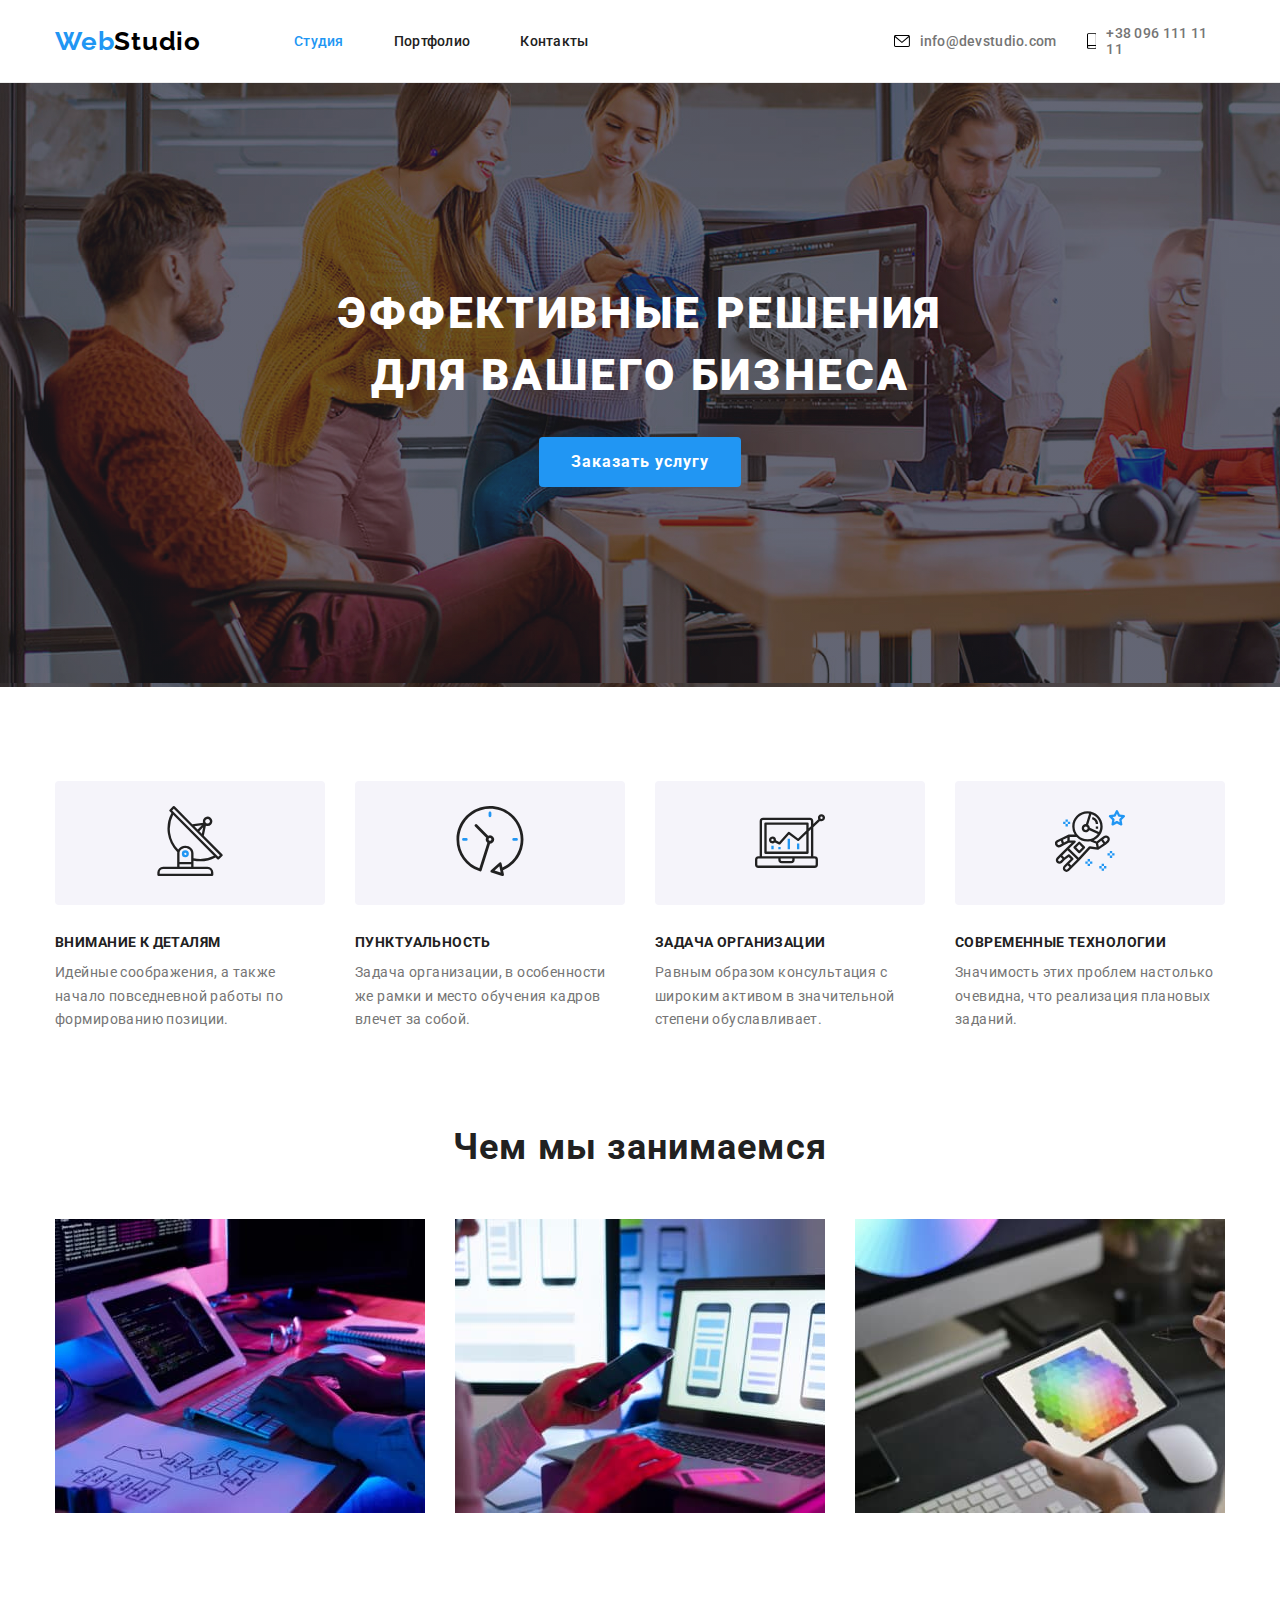
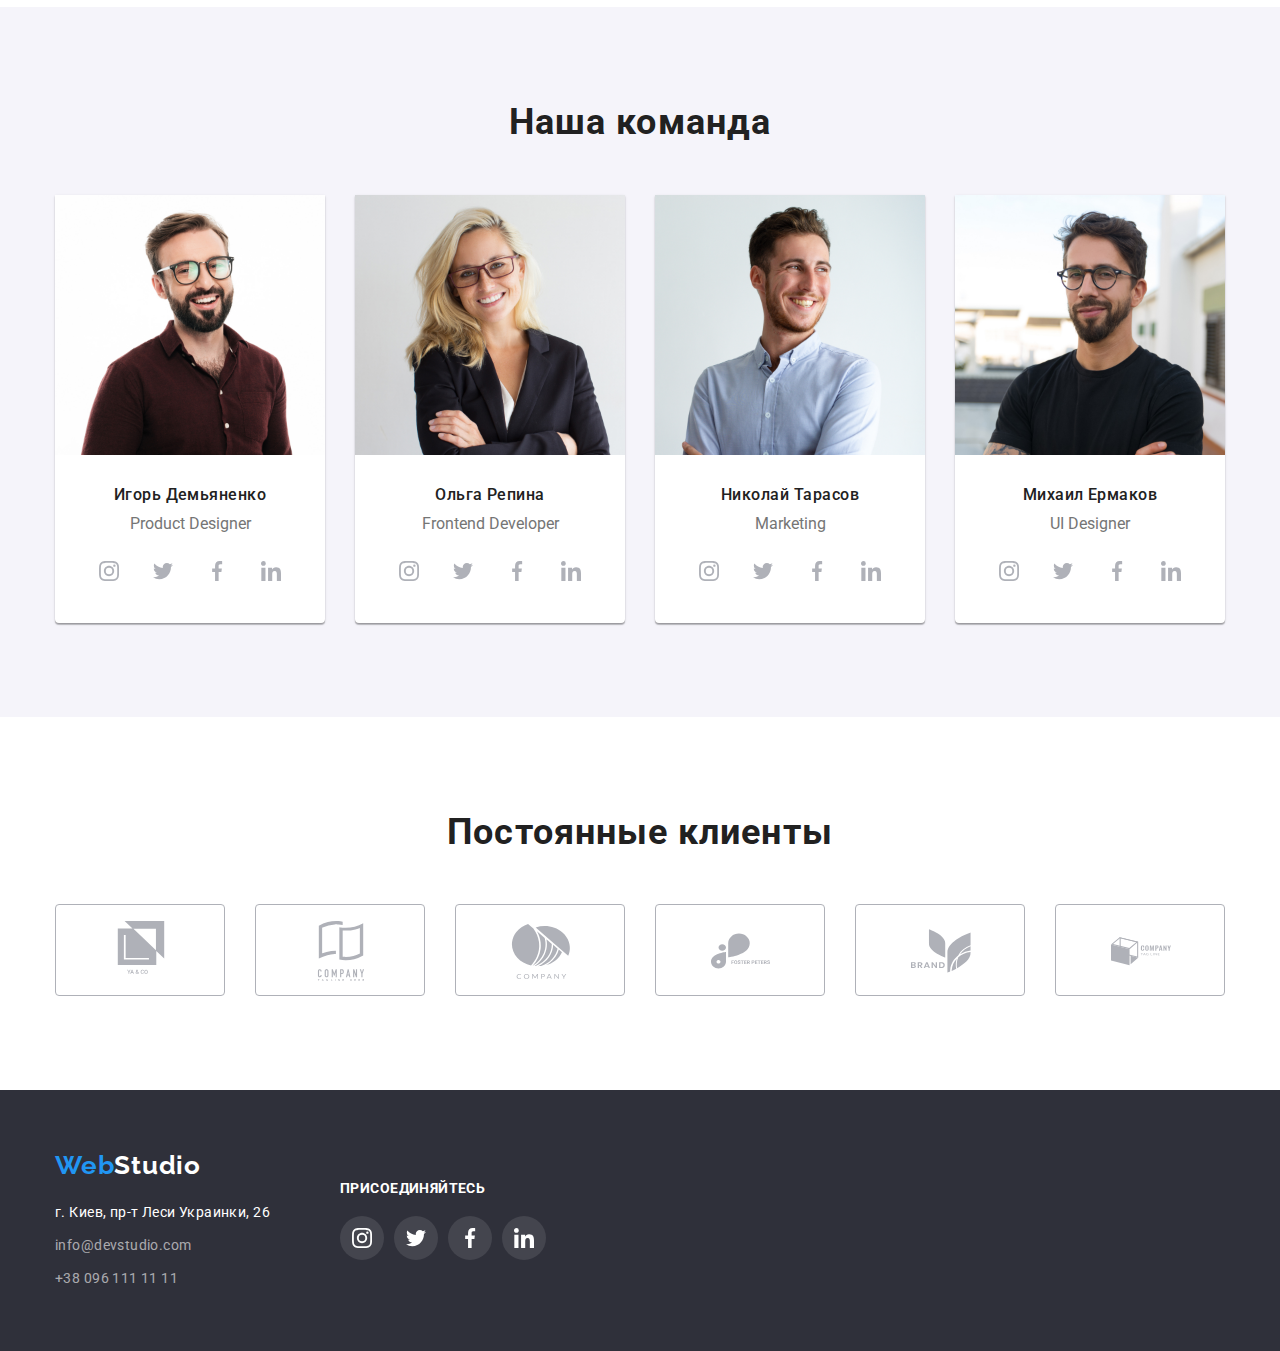
<file: index.html>
<!DOCTYPE html>
<html lang="ru">

<head>
	<meta charset="UTF-8" />
	<meta http-equiv="X-UA-Compatible" content="IE=edge" />
	<meta name="viewport" content="width=device-width, initial-scale=1.0" />
	<title>Студия</title>
	<link href="https://fonts.googleapis.com/css2?family=Raleway:wght@700&family=Roboto:wght@400;500;700;900&display=swap"
		rel="stylesheet" />
	<link rel="stylesheet"
		href="https://cdnjs.cloudflare.com/ajax/libs/modern-normalize/1.0.0/modern-normalize.min.css" />
	<link rel="stylesheet" href="./css/styles.css" />
</head>

<body>
	<!-- Header -->
	<header class="header">
		<div class="container header-flex">
			<a href="" class="logo"><span class="logo-accent">Web</span>Studio</a>
			<ul class="nav list">
				<li class="nav-item">
					<a href="" class="nav-link current">Студия</a>
				</li>
				<li class="nav-item">
					<a href="./portfolio.html" class="nav-link">Портфолио</a>
				</li>
				<li class="nav-item"><a href="" class="nav-link">Контакты</a></li>
			</ul>
			<ul class="contacts list">
				<li class="contacts-item">
					<a href="mailto:info@devstudio.com" class="contacts-link mail">
						<svg class="icon" width="16" height="12">
							<use href="./images/symbol-defs.svg#icon-header-mail"></use>
						</svg>
						info@devstudio.com
					</a>
				</li>
				<li class="contacts-item">
					<a href="tel:+380961111111" class="contacts-link phone">
						<svg class="icon" width="10" height="16">
							<use href="./images/symbol-defs.svg#icon-header-smartphone"></use>
						</svg>
						+38 096 111 11 11
					</a>
				</li>
			</ul>
		</div>
	</header>
	<main>
		<!-- Section hero -->
		<section class="hero">
			<div class="container">
				<h1 class="hero-title">Эффективные решения для вашего бизнеса</h1>
				<button type="button" class="button primary">
					Заказать услугу
				</button>
			</div>
		</section>

		<!-- Наши преимущества -->
		<!-- section features -->
		<section class="section features">
			<div class="container">
				<h2 hidden class="section-title">Наши преимущества</h2>
				<ul class="features-list list">
					<li class="item antenna">
						<div class="icon-box">
							<svg class="img" width="70" height="70">
								<use href="./images/symbol-defs.svg#icon-team-antenna"></use>
							</svg>
						</div>
						<h3 class="title">Внимание к деталям</h3>
						<p class="text">
							Идейные соображения, а также начало повседневной работы по
							формированию позиции.
						</p>
					</li>
					<li class="item clock">
						<div class="icon-box">
							<svg class="img" width="70" height="70">
								<use href="./images/symbol-defs.svg#icon-team-clock"></use>
							</svg>
						</div>
						<h3 class="title">Пунктуальность</h3>
						<p class="text">
							Задача организации, в особенности же рамки и место обучения
							кадров влечет за собой.
						</p>
					</li>
					<li class="item diagram">
						<div class="icon-box">
							<svg class="img" width="70" height="70">
								<use href="./images/symbol-defs.svg#icon-team-diagram"></use>
							</svg>
						</div>
						<h3 class="title">Задача организации</h3>
						<p class="text">
							Равным образом консультация с широким активом в значительной
							степени обуславливает.
						</p>
					</li>
					<li class="item astronaut">
						<div class="icon-box">
							<svg class="img" width="70" height="70">
								<use href="./images/symbol-defs.svg#icon-team-astronaut"></use>
							</svg>
						</div>
						<h3 class="title">Современные технологии</h3>
						<p class="text">
							Значимость этих проблем настолько очевидна, что реализация
							плановых заданий.
						</p>
					</li>
				</ul>
			</div>
		</section>

		<!-- Чем мы занимаемся -->
		<!-- section activities -->
		<section class="section activities">
			<div class="container">
				<h2 class="section-title">Чем мы занимаемся</h2>
				<ul class="activities-list list">
					<li class="item">
						<img class="img" src="./images/activity-1.jpg" alt="Фото разработка сайта" width="370" />
					</li>
					<li class="item">
						<img class="img" src="./images/activity-2.jpg" alt="Фото мобильная адаптация сайта" width="370" />
					</li>
					<li class="item">
						<img class="img" src="./images/activity-3.jpg" alt="Фото разработка дизайна сайта" width="370" />
					</li>
				</ul>
			</div>
		</section>

		<!-- Наша команда -->
		<!-- section team -->
		<section class="section team">
			<div class="container">
				<h2 class="section-title">Наша команда</h2>
				<ul class="team-list list">
					<li class="item">
						<img class="img" src="./images/officer-1.jpg" alt="Фото Игорь Демьяненко" width="270" />
						<div class="text-box">
							<h3 class="title">Игорь Демьяненко</h3>
							<p lang="en" class="text">Product Designer</p>
						</div>
						<ul class="icons-list list">
							<li class="item">
								<a class="link" href="">
									<svg width="20" height="20" class="img">
										<use href="./images/symbol-defs.svg#icon-footer-instagram"></use>
									</svg>
								</a>
							</li>
							<li class="item">
								<a class="link" href="">
									<svg width="20" height="20" class="img">
										<use href="./images/symbol-defs.svg#icon-footer-twitter"></use>
									</svg>
								</a>
							</li>
							<li class="item">
								<a class="link" href="">
									<svg width="20" height="20" class="img">
										<use href="./images/symbol-defs.svg#icon-footer-facebook"></use>
									</svg>
								</a>
							</li>
							<li class="item">
								<a class="link" href="">
									<svg width="20" height="20" class="img">
										<use href="./images/symbol-defs.svg#icon-footer-linkedin"></use>
									</svg>
								</a>
							</li>
						</ul>
					</li>
					<li class="item">
						<img class="img" src="./images/officer-2.jpg" alt="Фото Ольга Репина" width="270" />
						<div class="text-box">
							<h3 class="title">Ольга Репина</h3>
							<p lang="en" class="text">Frontend Developer</p>
						</div>
						<ul class="icons-list list">
							<li class="item">
								<a class="link" href="">
									<svg width="20" height="20" class="img">
										<use href="./images/symbol-defs.svg#icon-footer-instagram"></use>
									</svg>
								</a>
							</li>
							<li class="item">
								<a class="link" href="">
									<svg width="20" height="20" class="img">
										<use href="./images/symbol-defs.svg#icon-footer-twitter"></use>
									</svg>
								</a>
							</li>
							<li class="item">
								<a class="link" href="">
									<svg width="20" height="20" class="img">
										<use href="./images/symbol-defs.svg#icon-footer-facebook"></use>
									</svg>
								</a>
							</li>
							<li class="item">
								<a class="link" href="">
									<svg width="20" height="20" class="img">
										<use href="./images/symbol-defs.svg#icon-footer-linkedin"></use>
								</a>
								</svg>
							</li>
						</ul>
					</li>
					<li class="item">
						<img class="img" src="./images/officer-3.jpg" alt="Фото Николай Тарасов" width="270" />
						<div class="text-box">
							<h3 class="title">Николай Тарасов</h3>
							<p lang="en" class="text">Marketing</p>
						</div>
						<ul class="icons-list list">
							<li class="item">
								<a class="link" href="">
									<svg width="20" height="20" class="img">
										<use href="./images/symbol-defs.svg#icon-footer-instagram"></use>
									</svg>
								</a>
							</li>
							<li class="item">
								<a class="link" href="">
									<svg width="20" height="20" class="img">
										<use href="./images/symbol-defs.svg#icon-footer-twitter"></use>
									</svg>
								</a>
							</li>
							<li class="item">
								<a class="link" href="">
									<svg width="20" height="20" class="img">
										<use href="./images/symbol-defs.svg#icon-footer-facebook"></use>
									</svg>
								</a>
							</li>
							<li class="item">
								<a class="link" href=""><svg width="20" height="20" class="img">
										<use href="./images/symbol-defs.svg#icon-footer-linkedin"></use>
									</svg>
								</a>
							</li>
						</ul>
					</li>
					<li class="item">
						<img class="img" src="./images/officer-4.jpg" alt="Фото Михаил Ермаков" width="270" />
						<div class="text-box">
							<h3 class="title">Михаил Ермаков</h3>
							<p lang="en" class="text">UI Designer</p>
						</div>
						<ul class="icons-list list">
							<li class="item">
								<a class="link" href="">
									<svg width="20" height="20" class="img">
										<use href="./images/symbol-defs.svg#icon-footer-instagram"></use>
									</svg>
								</a>
							</li>
							<li class="item">
								<a class="link" href="">
									<svg width="20" height="20" class="img">
										<use href="./images/symbol-defs.svg#icon-footer-twitter"></use>
									</svg>
								</a>
							</li>
							<li class="item">
								<a class="link" href="">
									<svg width="20" height="20" class="img">
										<use href="./images/symbol-defs.svg#icon-footer-facebook"></use>
									</svg>
								</a>
							</li>
							<li class="item">
								<a class="link" href="">
									<svg width="20" height="20" class="img">
										<use href="./images/symbol-defs.svg#icon-footer-linkedin"></use>
									</svg>
								</a>
							</li>
						</ul>
					</li>
				</ul>
			</div>
		</section>

		<!-- Постоянные клиенты -->
		<!-- clients -->
		<section class="section clients">
			<div class="container">
				<h2 class="section-title">Постоянные клиенты</h2>
				<ul class="clients-list list">
					<li class="item">
						<a href="" class="link">
							<svg width="106" height="60" class="img">
								<use href="./images/symbol-defs.svg#icon-company-1"></use>
							</svg>
						</a>
					</li>
					<li class="item">
						<a href="" class="link">
							<svg width="106" height="60" class="img">
								<use href="./images/symbol-defs.svg#icon-company-2"></use>
							</svg>
						</a>
					</li>
					<li class="item">
						<a href="" class="link">
							<svg width="106" height="60" class="img">
								<use href="./images/symbol-defs.svg#icon-company-3"></use>
							</svg>
						</a>
					</li>
					<li class="item">
						<a href="" class="link">
							<svg width="106" height="60" class="img">
								<use href="./images/symbol-defs.svg#icon-company-4"></use>
							</svg>
						</a>
					</li>
					<li class="item">
						<a href="" class="link">
							<svg width="106" height="60" class="img">
								<use href="./images/symbol-defs.svg#icon-company-5"></use>
							</svg>
						</a>
					</li>
					<li class="item">
						<a href="" class="link">
							<svg width="106" height="60" class="img">
								<use href="./images/symbol-defs.svg#icon-company-6"></use>
							</svg>
						</a>
					</li>
				</ul>
			</div>
		</section>
	</main>

	<!-- Footer -->
	<footer class="footer">
		<div class="container">
			<div class="address-box">
				<a href="" class="logo"><span class="logo-accent">Web</span>Studio</a>
				<address class="footer-address">
					<ul class="footer-list list">
						<li class="item text">г. Киев, пр-т Леси Украинки, 26</li>
						<li class="item">
							<a href="mailto:info@devstudio.com" class="link">info@devstudio.com</a>
						</li>
						<li class="item">
							<a href="tel:+380961111111" class="link">+38 096 111 11 11</a>
						</li>
					</ul>
				</address>
			</div>
			<div class="icons-box">
				<h3 class="title">присоединяйтесь</h3>
				<ul class="footer-icons list" lang="en">
					<li class="item">
						<a class="link" href="">
							<svg class="icon" height="20" width="20">
								<use href="./images/symbol-defs.svg#icon-footer-instagram"></use>
							</svg>
						</a>
					</li>
					<li class="item">
						<a class="link" href="">
							<svg class="icon" height="20" width="20">
								<use href="./images/symbol-defs.svg#icon-footer-twitter"></use>
							</svg>
						</a>
					</li>
					<li class="item">
						<a class="link" href="">
							<svg class="icon" height="20" width="20">
								<use href="./images/symbol-defs.svg#icon-footer-facebook"></use>
							</svg>
						</a>
					</li>
					<li class="item">
						<a class="link" href="">
							<svg class="icon" height="20" width="20">
								<use href="./images/symbol-defs.svg#icon-footer-linkedin"></use>
							</svg>
						</a>
					</li>
				</ul>
			</div>
		</div>
	</footer>
</body>

</html>
</file>
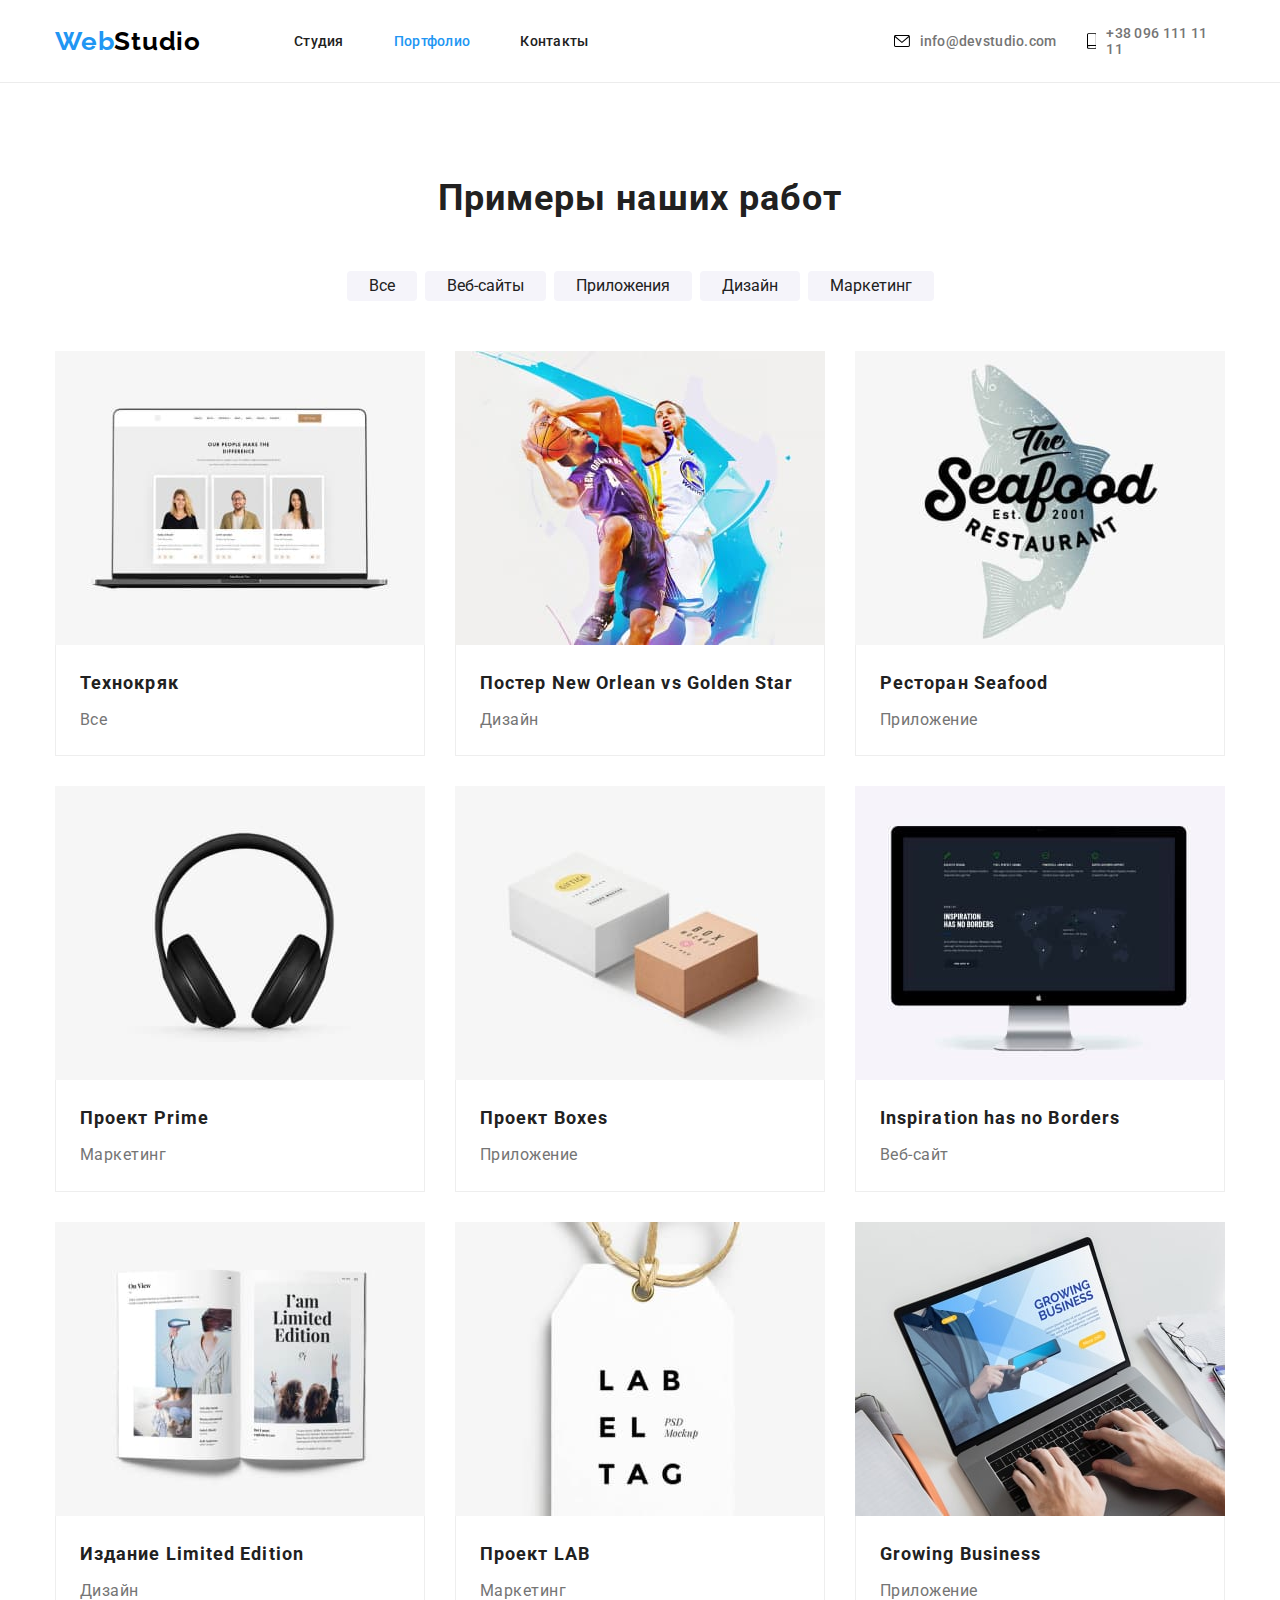
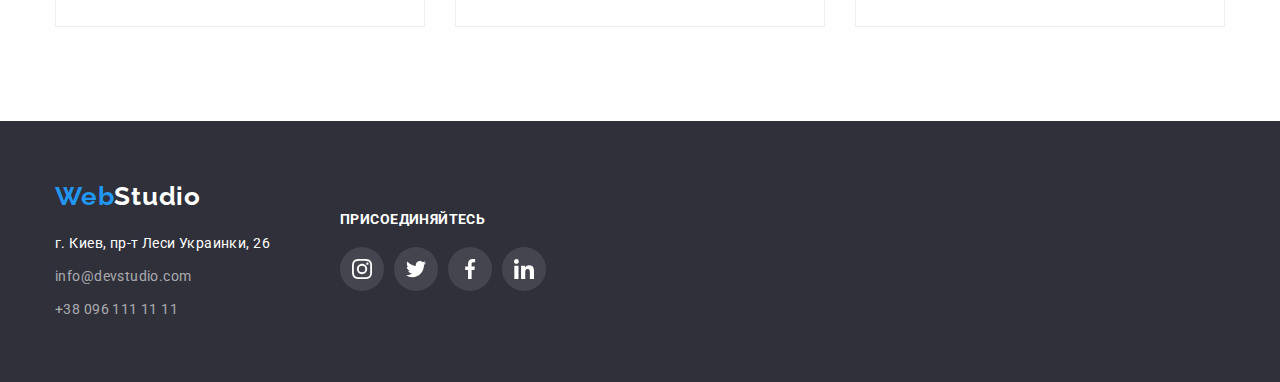
<file: portfolio.html>
<!DOCTYPE html>
<html lang="ru">

<head>
	<meta charset="UTF-8" />
	<meta http-equiv="X-UA-Compatible" content="IE=edge" />
	<meta name="viewport" content="width=device-width, initial-scale=1.0" />
	<title>Портфолио</title>
	<link href="https://fonts.googleapis.com/css2?family=Raleway:wght@700&family=Roboto:wght@400;500;700;900&display=swap"
		rel="stylesheet" />
	<link rel="stylesheet"
		href="https://cdnjs.cloudflare.com/ajax/libs/modern-normalize/1.0.0/modern-normalize.min.css" />
	<link rel="stylesheet" href="./css/styles.css" />
</head>

<body>
	<!-- Header -->
	<header class="header">
		<div class="container header-flex">
			<a href="" class="logo"><span class="logo-accent">Web</span>Studio</a>
			<ul class="nav list">
				<li class="nav-item">
					<a href="./index.html" class="nav-link">Студия</a>
				</li>
				<li class="nav-item">
					<a href="./portfolio.html" class="nav-link current">Портфолио</a>
				</li>
				<li class="nav-item"><a href="" class="nav-link">Контакты</a></li>
			</ul>
			<ul class="contacts list">
				<li class="contacts-item">
					<a href="mailto:info@devstudio.com" class="contacts-link mail">
						<svg class="icon" width="16" height="12">
							<use href="./images/symbol-defs.svg#icon-header-mail"></use>
						</svg>
						info@devstudio.com
					</a>
				</li>
				<li class="contacts-item">
					<a href="tel:+380961111111" class="contacts-link phone">
						<svg class="icon" width="10" height="16">
							<use href="./images/symbol-defs.svg#icon-header-smartphone"></use>
						</svg>
						+38 096 111 11 11
					</a>
				</li>
			</ul>
		</div>
	</header>
	<main>
		<!--Примеры наших работ  -->
		<!-- section example -->
		<section class="section example">
			<div class="container">
				<h1 class="section-title">Примеры наших работ</h1>
				<ul class="button-list list">
					<li class="item">
						<button class="button secondary">Все</button>
					</li>
					<li class="item">
						<button class="button secondary">Веб-сайты</button>
					</li>
					<li class="item">
						<button class="button secondary">Приложения</button>
					</li>
					<li class="item">
						<button class="button secondary">Дизайн</button>
					</li>
					<li class="item">
						<button class="button secondary">Маркетинг</button>
					</li>
				</ul>
				<ul class="example-list list">
					<li class="cell">
						<img class="img" src="./images/project-1.jpg" alt="Фото ноутбука" width="370" />
						<div class="text-box">
							<h2 class="title">Технокряк</h2>
							<p class="text">Все</p>
						</div>
					</li>
					<li class="cell">
						<img class="img" src="./images/project-2.jpg" alt="Фото двух баскетболистов" width="370" />
						<div class="text-box">
							<h2 class="title">
								Постер <span lang="en">New Orlean vs Golden Star</span>
							</h2>
							<p class="text">Дизайн</p>
						</div>
					</li>
					<li class="cell">
						<img class="img" src="./images/project-3.jpg" alt="Эмблема ресторана SeeFood" width="370" />
						<div class="div text-box">
							<h2 class="title">Ресторан <span lang="en">Seafood</span></h2>
							<p class="text">Приложение</p>
						</div>
					</li>
					<li class="cell">
						<img class="img" src="./images/project-4.jpg" alt="Фото наушников" width="370" />
						<div class="div text-box">
							<h2 class="title">Проект <span lang="en">Prime</span></h2>
							<p class="text">Маркетинг</p>
						</div>
					</li>
					<li class="cell">
						<img class="img" src="./images/project-5.jpg" alt="Фото двух коробок" width="370" />
						<div class="text-box">
							<h2 class="title">Проект <span lang="en">Boxes</span></h2>
							<p class="text">Приложение</p>
						</div>
					</li>
					<li class="cell">
						<img class="img" src="./images/project-6.jpg" alt="Фото монитора" width="370" />
						<div class="text-box">
							<h2 lang="en" class="title">Inspiration has no Borders</h2>
							<p class="text">Веб-сайт</p>
						</div>
					</li>
					<li class="cell">
						<img class="img" src="./images/project-7.jpg" alt="Фото книги" width="370" />
						<div class="text-box">
							<h2 class="title">
								Издание <span lang="en">Limited Edition</span>
							</h2>
							<p class="text">Дизайн</p>
						</div>
					</li>
					<li class="cell">
						<img class="img" src="./images/project-8.jpg" alt="Эмблема проета LAB" width="370" />
						<div class="text-box">
							<h2 class="title">Проект LAB</h2>
							<p class="text">Маркетинг</p>
						</div>
					</li>
					<li class="cell">
						<img class="img" src="./images/project-9.jpg" alt="Фото человека работающего за ноутбуком" width="370" />
						<div class="text-box">
							<h2 lang="en" class="title">Growing Business</h2>
							<p class="text">Приложение</p>
						</div>
					</li>
				</ul>
			</div>
		</section>
	</main>

	<!-- Footer -->
	<footer class="footer">
		<div class="container">
			<div class="address-box">
				<a href="" class="logo"><span class="logo-accent">Web</span>Studio</a>
				<address class="footer-address">
					<ul class="footer-list list">
						<li class="item text">г. Киев, пр-т Леси Украинки, 26</li>
						<li class="item">
							<a href="mailto:info@devstudio.com" class="link">info@devstudio.com</a>
						</li>
						<li class="item">
							<a href="tel:+380961111111" class="link">+38 096 111 11 11</a>
						</li>
					</ul>
				</address>
			</div>
			<div class="icons-box">
				<h3 class="title">присоединяйтесь</h3>
				<ul class="footer-icons list" lang="en">
					<li class="item">
						<a class="link" href="">
							<svg class="icon" height="20" width="20">
								<use href="./images/symbol-defs.svg#icon-footer-instagram"></use>
							</svg>
						</a>
					</li>
					<li class="item">
						<a class="link" href="">
							<svg class="icon" height="20" width="20">
								<use href="./images/symbol-defs.svg#icon-footer-twitter"></use>
							</svg>
						</a>
					</li>
					<li class="item">
						<a class="link" href="">
							<svg class="icon" height="20" width="20">
								<use href="./images/symbol-defs.svg#icon-footer-facebook"></use>
							</svg>
						</a>
					</li>
					<li class="item">
						<a class="link" href="">
							<svg class="icon" height="20" width="20">
								<use href="./images/symbol-defs.svg#icon-footer-linkedin"></use>
							</svg>
						</a>
					</li>
				</ul>
			</div>
		</div>
	</footer>
</body>

</html>
</file>
<file: css/styles.css>
:root {
  --primary-background-color: #fff;
  --dark-background-color: #2f303a;
  --secodary-background-color: #f5f4fa;
  --accent-color: #2196f3;
  --accent-hover-color: #188ce8;
  --light-text-color: #fff;
  --light-link-color: rgba(255, 255, 255, 0.6);
  --primary-text-color: #757575;
  --black-text-color: #000;
  --title-text-color: #212121;
  --header-border: #ececec;
  --example-card-border: #eeeeee;
  --hero-bg: #c4c4c4;
  --company-color: #afb1b8;
}

body {
  font-family: "Roboto", sans-serif;
  color: var(--primary-text-color);
  font-size: 16px;

  background-color: var(--primary-background-color);
}

h1,
h2,
h3 {
  margin-top: 0;
  margin-bottom: 0;
}

.list {
  margin: 0;
  padding: 0;
  list-style: none;
}

.container {
  width: 1200px;
  padding-left: 15px;
  padding-right: 15px;
  margin-left: auto;
  margin-right: auto;
}

/* Сторінка студія */

/* header */

.header {
  border-bottom: 1px solid var(--header-border);
}

.header-flex {
  display: flex;
  align-items: center;
}

/* logo */

.logo {
  font-family: "Raleway", sans-serif;
  color: var(--black-text-color);
  font-weight: 700;
  font-size: 26px;
  line-height: 1.2;
  letter-spacing: 0.03em;
  text-decoration: none;
}

.logo:focus {
  outline: none;
}

.logo-accent {
  color: var(--accent-color);
}

/* nav */

.nav {
  display: flex;
  margin-left: 93px;
}

.nav-item {
  padding-top: 32px;
  padding-bottom: 32px;
}

.nav-item + .nav-item {
  margin-left: 50px;
}

.nav-link {
  color: var(--title-text-color);
  font-weight: 500;
  font-size: 14px;
  line-height: 1.1;
  letter-spacing: 0.02em;
  text-decoration: none;
}

.nav-link.current {
  color: var(--accent-color);
}

.nav-link:hover,
.nav-link:focus {
  color: var(--accent-color);

  outline: 0;
}

/* contacts */

.contacts {
  display: flex;
  margin-left: 305px;
}

.contacts-item {
  display: flex;
  align-items: center;
}

.contacts-item + .contacts-item {
  margin-left: 30px;
}

.contacts-item:hover,
.contacts-item:focus {
  color: var(--accent-color);
  fill: var(--accent-color);

  outline: 0;
}

.contacts-item .icon {
  display: block;
  margin-right: 10px;
}

.contacts-link {
  display: inline-flex;
  align-items: center;

  color: currentColor;
  font-weight: 500;
  font-size: 14px;
  line-height: 16px;
  letter-spacing: 0.02em;
  text-decoration: none;
}

/* hero */

.hero {
  padding-top: 200px;
  padding-bottom: 200px;
  max-width: 1600px;
  margin-right: auto;
  margin-left: auto;

  background-image: linear-gradient(
      to right,
      rgba(47, 48, 58, 0.4),
      rgba(47, 48, 58, 0.4)
    ),
    url(../images/hero-bg.jpg);
  background-color: var(--hero-bg);
}

.hero > .container {
  text-align: center;
}

.hero-title {
  margin-top: 0;
  margin-bottom: 30px;
  margin-left: auto;
  margin-right: auto;
  width: 696px;

  color: var(--light-text-color);
  font-weight: 900;
  font-size: 44px;
  line-height: 1.4;
  text-align: center;
  letter-spacing: 0.06em;
  text-transform: uppercase;
}

.button {
  font-size: 16px;
  text-align: center;

  border-radius: 4px;
  border-color: transparent;

  cursor: pointer;
}

.hero .button {
  padding: 8px 30px;
  line-height: 1.9;

  font-weight: 700;
  letter-spacing: 0.06em;
}

.button.primary {
  color: var(--light-text-color);

  background-color: var(--accent-color);
}

.button.primary:hover,
.button.primary:focus {
  background-color: var(--accent-hover-color);
}

/* section */

.section {
  padding-top: 94px;
  padding-bottom: 94px;
}

.section-title {
  margin-top: 0;
  margin-bottom: 50px;

  color: var(--title-text-color);
  font-weight: 700;
  font-size: 36px;
  line-height: 1.2;
  letter-spacing: 0.03em;
  text-align: center;
}

/* section features */

.features-list {
  display: flex;
}

.features-list .title {
  margin-bottom: 10px;

  color: var(--title-text-color);
  font-weight: 700;
  font-size: 14px;
  line-height: 1.1;
  letter-spacing: 0.03em;
  text-transform: uppercase;
}

.features-list > .item {
  width: calc((100% - 90px) / 4);
}

.features-list > .item:not(:last-child) {
  margin-right: 30px;
}

.features-list .icon-box {
  margin-bottom: 30px;
  padding: 25px 100px;

  background: var(--secodary-background-color);
  border-radius: 4px;
}

.features-list .text {
  margin-top: 0;
  margin-bottom: 0;
  font-size: 14px;
  line-height: 1.7;
  letter-spacing: 0.03em;
}

/* section activities */

.section.activities {
  padding-top: 0;
}

.activities-list {
  display: flex;
}

.activities-list .img {
  display: block;
}

.activities-list > .item {
  width: calc((100% - 60px) / 3);
}

.activities-list > .item:not(:last-child) {
  margin-right: 30px;
}

/* section team */

.team {
  background: var(--secodary-background-color);
}

.team-list {
  display: flex;
}

.team-list .text-box {
  margin-bottom: 16px;
  padding-top: 30px;
}

.team-list > .item {
  background-color: var(--primary-background-color);
  box-shadow: 0px 1px 3px rgba(0, 0, 0, 0.12), 0px 1px 1px rgba(0, 0, 0, 0.14),
    0px 2px 1px rgba(0, 0, 0, 0.2);
  border-radius: 0px 0px 4px 4px;
}

.team-list > .item {
  width: calc((100% - 90px) / 4);
  text-align: center;
}

.team-list > .item:not(:last-child) {
  margin-right: 30px;
}

.team-list .img {
  display: block;
}

.team-list .title {
  margin-bottom: 10px;

  color: var(--title-text-color);
  font-weight: 500;
  font-size: 16px;
  line-height: 1.2;
  letter-spacing: 0.03em;
}

.team-list .text {
  margin: 0;

  font-size: 16px;
  line-height: 1.2;
}

.team-list .icons-list {
  display: flex;
  justify-content: center;
  padding-bottom: 30px;
}

.team-list .icons-list .link {
  display: block;
  padding: 12px;

  fill: var(--company-color);

  border-radius: 50%;
}

.team-list .icons-list .link:hover,
.team-list .icons-list .link:focus {
  background-color: var(--accent-color);
  fill: var(--light-text-color);
}

.team-list .icons-list > .item:not(:last-child) {
  margin-right: 10px;
}

/* clients */

.clients-list {
  display: flex;
}

.clients-list > .item {
  display: block;
  height: 92px;
  width: calc((100% - 150px) / 6);
}

.clients-list > .item:not(:last-child) {
  margin-right: 30px;
}

.clients-list .link {
  display: block;
  width: 100%;
  height: 100%;
  padding: 16px 32px;

  border: 1px solid var(--company-color);
  border-radius: 4px;
}

.clients-list .link {
  fill: var(--company-color);
}

.clients-list .link:hover,
.clients-list .link:focus {
  fill: var(--accent-color);

  border: 1px solid var(--accent-color);
}

.item .company-4 {
  background-image: url(../images/symbol-defs.svg#icon-company-4);
}

/* footer common*/

.footer {
  padding-top: 60px;
  padding-bottom: 60px;
  background-color: var(--dark-background-color);
}

.footer > .container {
  display: flex;
  align-items: center;
}

.footer .logo {
  color: var(--light-text-color);
}

.footer .address-box {
  margin-right: 70px;
}

.footer-address {
  margin-top: 20px;

  font-style: normal;
  font-size: 14px;
  line-height: 1.7;
  letter-spacing: 0.03em;
}

.footer-address .item:not(:last-child) {
  margin-bottom: 9px;
}

.footer-list > .text {
  color: var(--light-text-color);
}

.footer-list .link {
  color: var(--light-link-color);
  text-decoration: none;
}

.footer-list .link:hover,
.footer-list .link:focus {
  color: var(--accent-color);

  outline: 0;
}

.icons-box > .title {
  margin-bottom: 20px;

  color: var(--light-text-color);
  font-weight: 700;
  font-size: 14px;
  line-height: 16px;
  letter-spacing: 0.03em;
  text-transform: uppercase;
}

.footer-icons {
  display: flex;
}

.footer-icons > .item {
  display: block;
  height: 44px;
  width: 44px;
  padding: 12px;

  background: rgba(255, 255, 255, 0.1);
  border-radius: 50%;
}

.footer-icons > .item:hover,
.footer-icons > .item:focus {
  background: var(--accent-color);
}

.footer-icons > .item:not(:last-child) {
  margin-right: 10px;
}

.footer-icons .icon {
  fill: var(--light-text-color);
}

/* Страница Портфолио */

/* section example */

.exaple .button {
  padding: 6px 10px;
  font-weight: 500;
  font-size: 16px;
  line-height: 1.6;
  letter-spacing: 0.03em;
  border-radius: 4px;
}

.button-list {
  display: flex;
  justify-content: center;
  margin-bottom: 50px;
}

.button-list > .item:not(:last-child) {
  margin-right: 8px;
}

.button-list .button {
  padding: 4px 20px;
}

.button-list .button.secondary {
  color: var(--title-text-color);

  background: var(--secodary-background-color);
}

.button.secondary:hover,
.button.secondary:focus {
  color: var(--light-text-color);

  background-color: var(--accent-color);
  box-shadow: 0px 3px 1px rgba(0, 0, 0, 0.1), 0px 1px 2px rgba(0, 0, 0, 0.08),
    0px 2px 2px rgba(0, 0, 0, 0.12);
}

.example-list {
  display: flex;
  flex-wrap: wrap;
}

.example-list > .cell {
  width: calc((100% - 60px) / 3);
}

.example-list > .cell:not(:nth-child(3n)) {
  margin-right: 30px;
}

.example-list > .cell:not(:nth-last-child(-n + 3)) {
  margin-bottom: 30px;
}

.example-list > .cell:hover,
.example-list > .cell:focus {
  box-shadow: 0px 1px 1px rgba(0, 0, 0, 0.12), 0px 4px 4px rgba(0, 0, 0, 0.06),
    1px 4px 6px rgba(0, 0, 0, 0.16);

  cursor: pointer;
}

.example-list .img {
  display: block;
  width: 370px;
}

.example-list .text-box {
  padding-top: 20px;
  padding-bottom: 20px;
  padding-left: 24px;
  padding-right: 24px;

  border-right: 1px solid var(--example-card-border);
  border-bottom: 1px solid var(--example-card-border);
  border-left: 1px solid var(--example-card-border);
}

.example-list .title {
  margin-bottom: 4px;

  color: var(--title-text-color);
  font-weight: 700;
  font-size: 18px;
  line-height: 2;
  letter-spacing: 0.06em;
}

.example-list .text {
  margin: 0;

  line-height: 1.9;
  letter-spacing: 0.03em;
}
</file>
